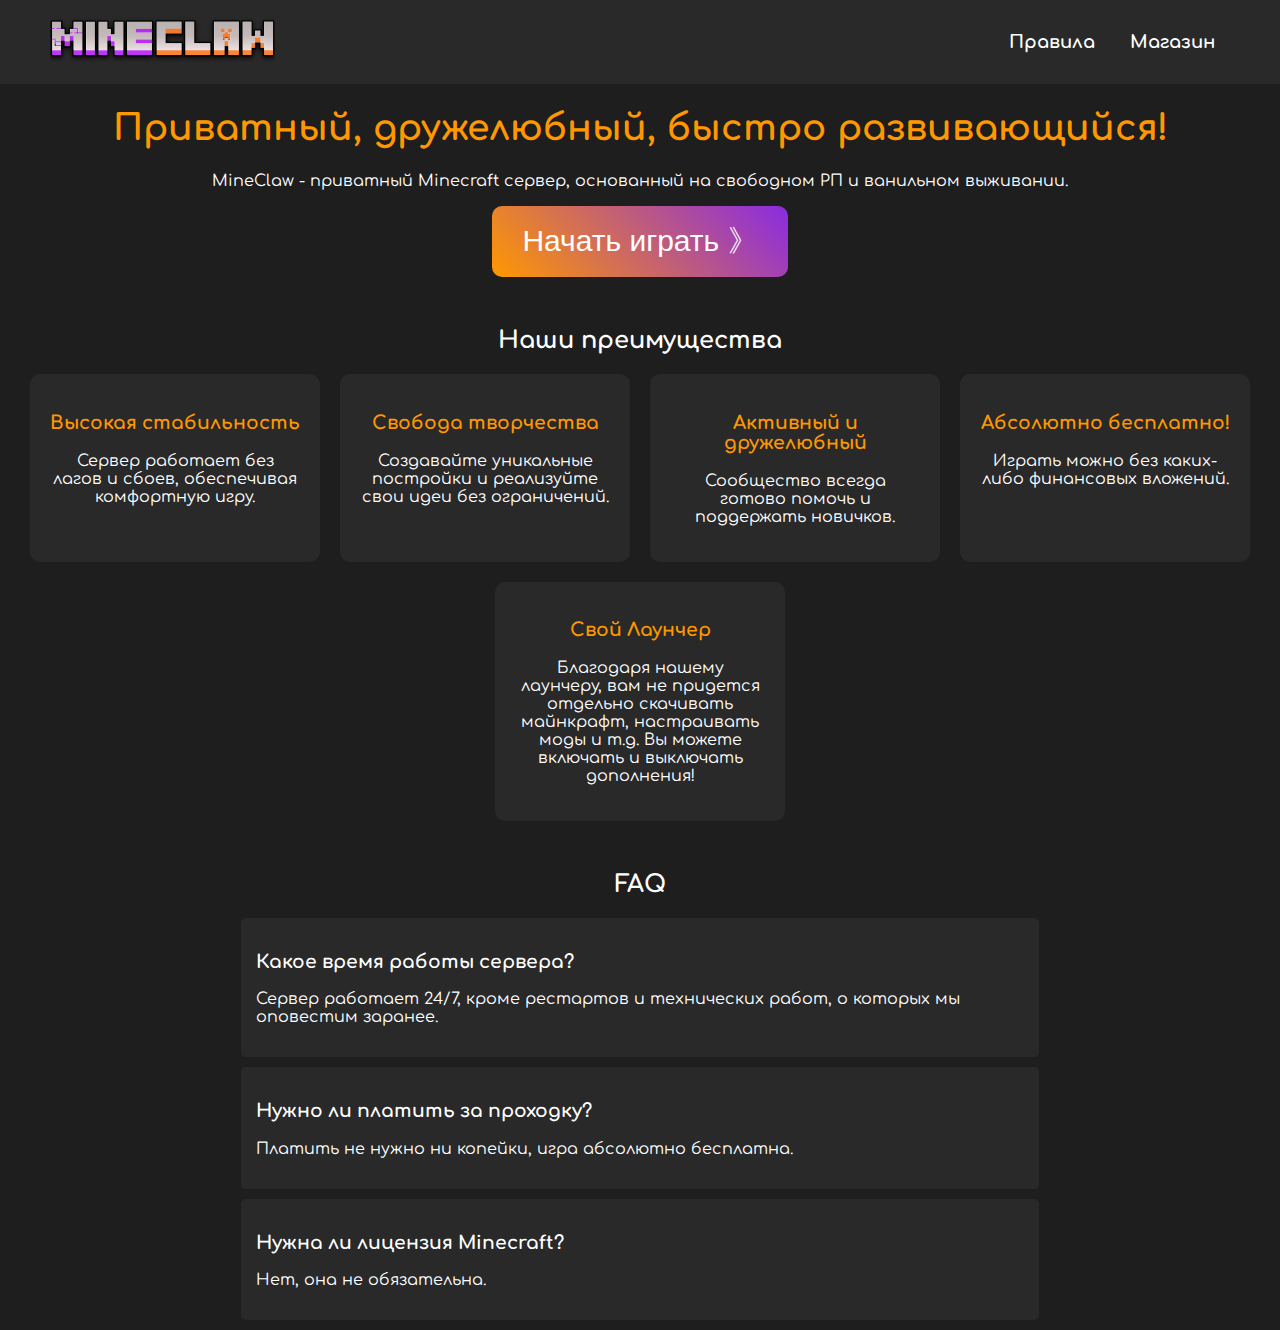
<file: index.html>
<!DOCTYPE html>
<html lang="ru">
<head>
    <meta charset="UTF-8">
    <meta name="viewport" content="width=device-width, initial-scale=1.0">
    <title>MineClaw - Приватный сервер Minecraft</title>
    <link rel="stylesheet" href="styles.css">
    <script defer src="script.js"></script>
</head>
<body>
    <header>
        <div class="logo"> <img src="logo.png" alt="MineClaw"> </div>
        <nav>
            <a href="rules.html">Правила</a>
            <a href="shop.html">Магазин</a>
        </nav>
    </header>
    
    <section class="hero">
        <h1>Приватный, дружелюбный, быстро развивающийся!</h1>
        <p>MineClaw - приватный Minecraft сервер, основанный на свободном РП и ванильном выживании.</p>
        <button class="play-button" onclick="window.location.href='https://discord.gg/t7BFU4cJ92';">Начать играть 》</button>
    </section>
    
    <section class="advantages">
        <h2>Наши преимущества</h2>
        <div class="advantage-list">
            <div class="advantage">
                <h3>Высокая стабильность</h3>
                <p>Сервер работает без лагов и сбоев, обеспечивая комфортную игру.</p>
            </div>
            <div class="advantage">
                <h3>Свобода творчества</h3>
                <p>Создавайте уникальные постройки и реализуйте свои идеи без ограничений.</p>
            </div>
            <div class="advantage">
                <h3>Активный и дружелюбный</h3>
                <p>Сообщество всегда готово помочь и поддержать новичков.</p>
            </div>
            <div class="advantage">
                <h3>Абсолютно бесплатно!</h3>
                <p>Играть можно без каких-либо финансовых вложений.</p>
            </div>
            <div class="advantage">
                <h3>Свой Лаунчер</h3>
                <p>Благодаря нашему лаунчеру, вам не придется отдельно скачивать майнкрафт, настраивать моды и т.д. Вы можете включать и выключать дополнения! </p>
            </div>
        </div>
    </section>
    
    <section class="faq">
        <h2>FAQ</h2>
        <div class="faq-item">
            <h3>Какое время работы сервера?</h3>
            <p>Сервер работает 24/7, кроме рестартов и технических работ, о которых мы оповестим заранее.</p>
        </div>
        <div class="faq-item">
            <h3>Нужно ли платить за проходку?</h3>
            <p>Платить не нужно ни копейки, игра абсолютно бесплатна.</p>
        </div>
        <div class="faq-item">
            <h3>Нужна ли лицензия Minecraft?</h3>
            <p>Нет, она не обязательна.</p>
        </div>
    </section>
</body>
</html>
</file>
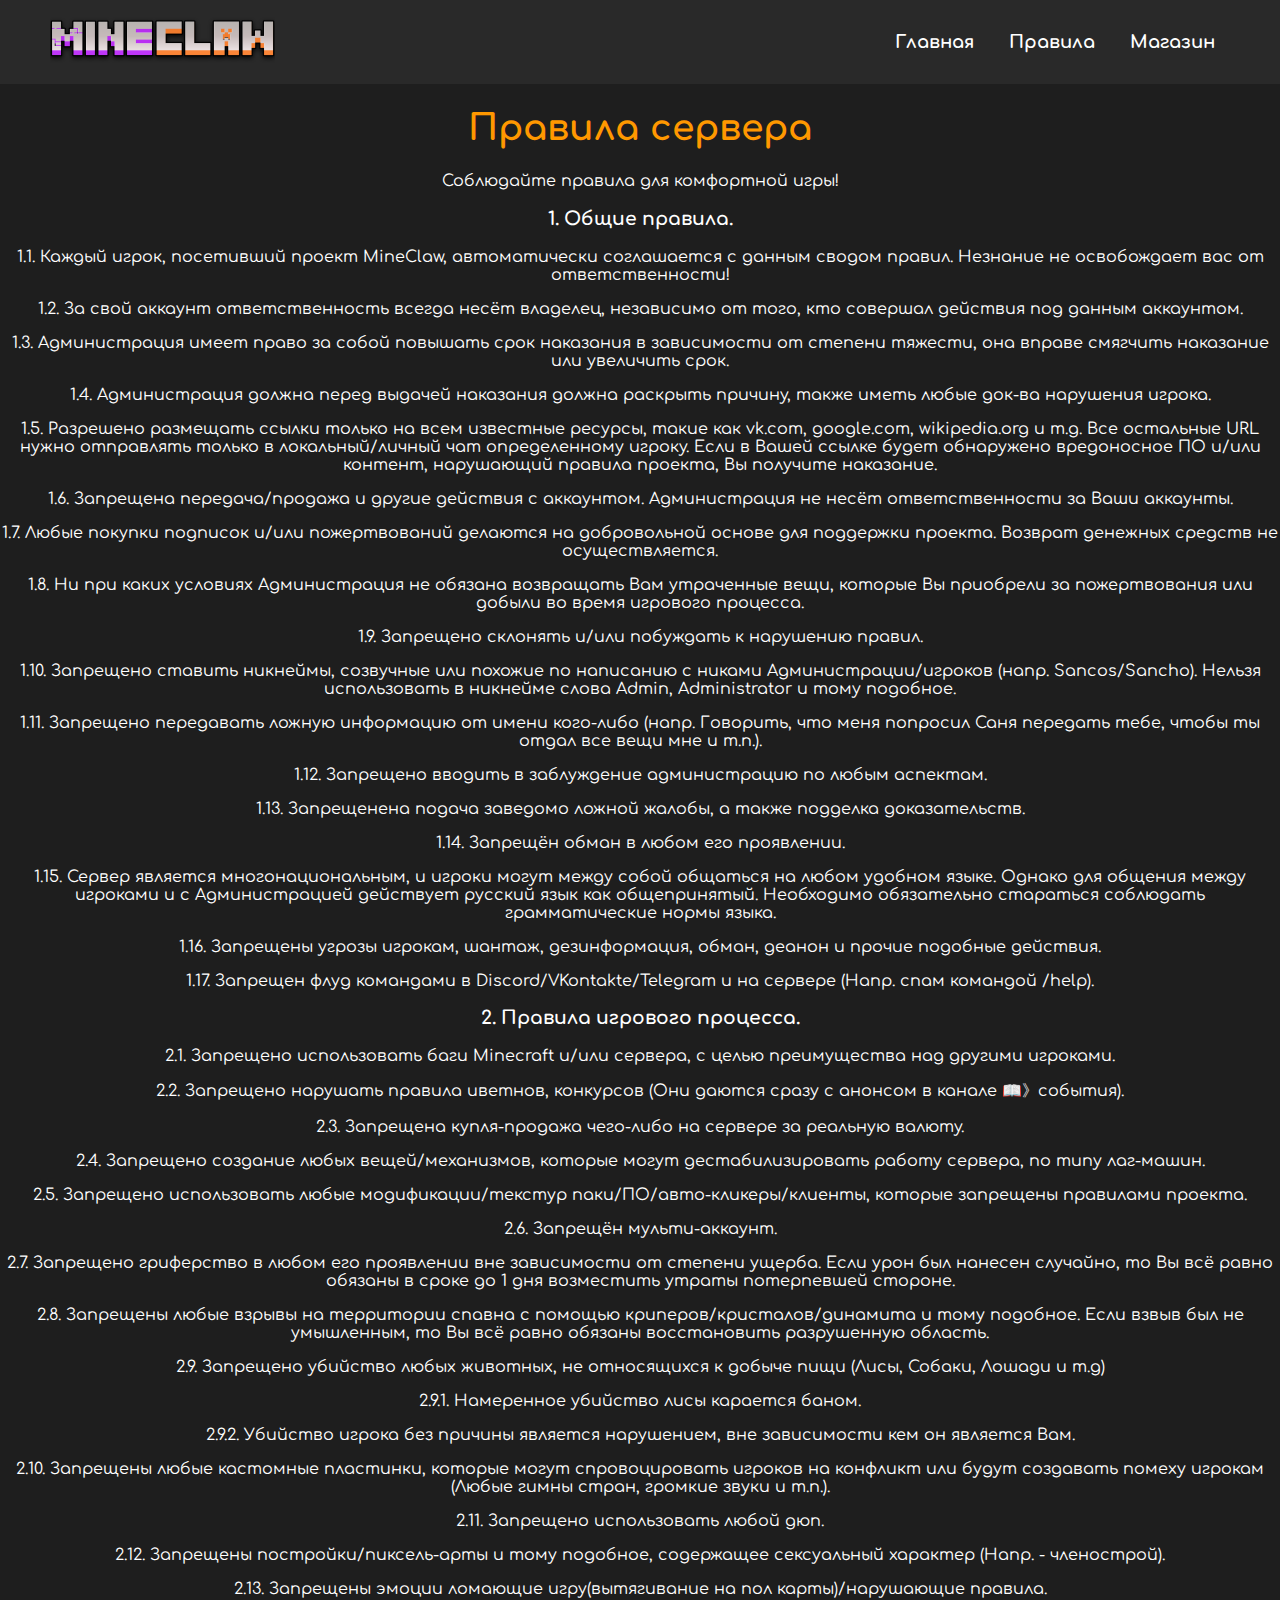
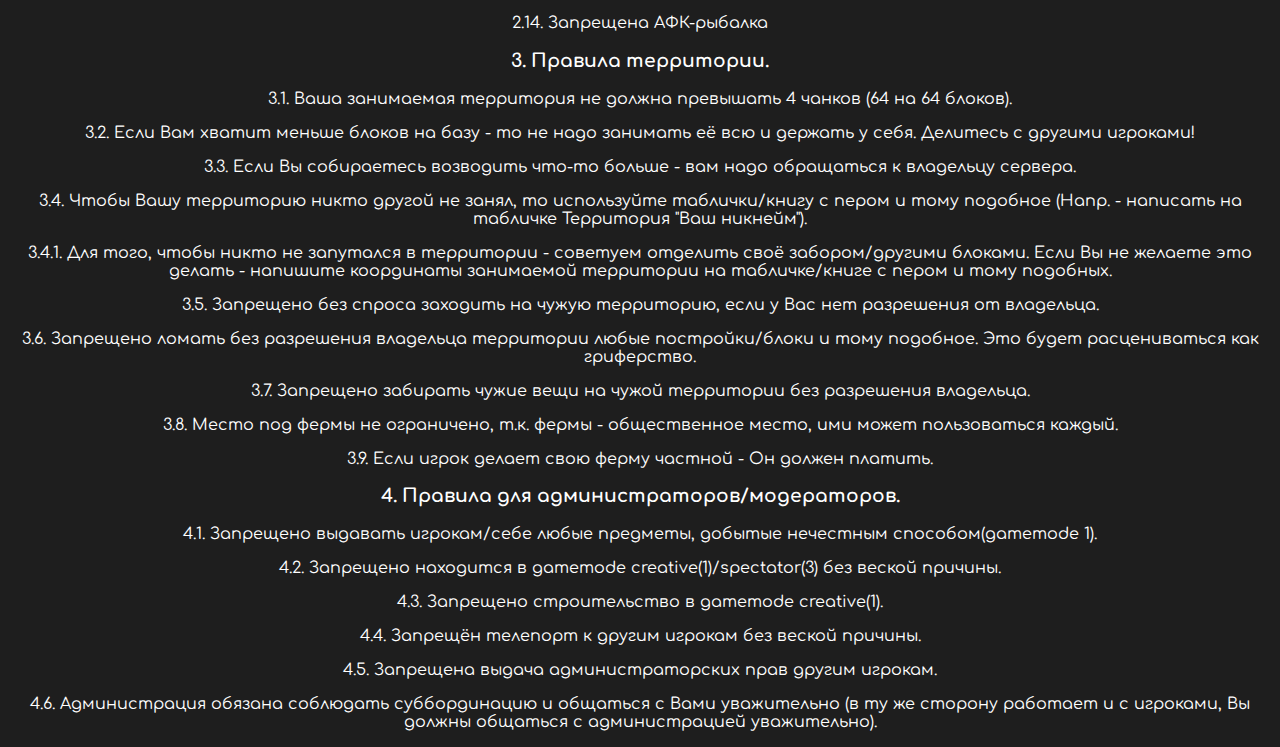
<file: rules.html>
<!DOCTYPE html>
<html lang="ru">
<head>
    <meta charset="UTF-8">
    <meta name="viewport" content="width=device-width, initial-scale=1.0">
    <title>Правила - MineClaw</title>
    <link rel="stylesheet" href="styles.css">
</head>
<body>
    <header>
        <div class="logo"> <img src="logo.png" alt="MineClaw"> </div>
        <nav>
            <a href="index.html">Главная</a>
            <a href="rules.html">Правила</a>
            <a href="shop.html">Магазин</a>
        </nav>
    </header>

    <section class="hero">
        <h1>Правила сервера</h1>
        <p>Соблюдайте правила для комфортной игры!</p>
    </section>

    <section class="rules">
        <div class="rule">
            <h3>1. Общие правила.</h3>
            <p>1.1. Каждый игрок, посетивший проект MineClaw, автоматически соглашается с данным сводом правил. Незнание не освобождает вас от ответственности!</p>
            <p>1.2. За свой аккаунт ответственность всегда несёт владелец, независимо от того, кто совершал действия под данным аккаунтом.</p>
            <p>1.3. Администрация имеет право за собой повышать срок наказания в зависимости от степени тяжести, она вправе смягчить наказание или увеличить срок.</p>
            <p>1.4. Администрация должна перед выдачей наказания должна раскрыть причину, также иметь любые док-ва нарушения игрока.</p>
            <p>1.5. Разрешено размещать ссылки только на всем известные ресурсы, такие как vk.com, google.com, wikipedia.org и т.д. Все остальные URL нужно отправлять только в локальный/личный чат определенному игроку. Если в Вашей ссылке будет обнаружено вредоносное ПО и/или контент, нарушающий правила проекта, Вы получите наказание.</p>
            <p>1.6. Запрещена передача/продажа и другие действия с аккаунтом. Администрация не несёт ответственности за Ваши аккаунты.</p>
            <p>1.7. Любые покупки подписок и/или пожертвований делаются на добровольной основе для поддержки проекта. Возврат денежных средств не осуществляется.</p>
            <p>1.8. Ни при каких условиях Администрация не обязана возвращать Вам утраченные вещи, которые Вы приобрели за пожертвования или добыли во время игрового процесса.</p>
            <p>1.9. Запрещено склонять и/или побуждать к нарушению правил.</p>
            <p>1.10. Запрещено ставить никнеймы, созвучные или похожие по написанию с никами Администрации/игроков (напр. Sancos/Sancho). Нельзя использовать в никнейме слова Admin, Administrator и тому подобное.</p>
            <p>1.11. Запрещено передавать ложную информацию от имени кого-либо (напр. Говорить, что меня попросил Саня передать тебе, чтобы ты отдал все вещи мне и т.п.).</p>
            <p>1.12. Запрещено вводить в заблуждение администрацию по любым аспектам.</p>
            <p>1.13. Запрещенена подача заведомо ложной жалобы, а также подделка доказательств.</p>
            <p>1.14. Запрещён обман в любом его проявлении.</p>
            <p>1.15. Сервер является многонациональным, и игроки могут между собой общаться на любом удобном языке. Однако для общения между игроками и с Администрацией действует русский язык как общепринятый. Необходимо обязательно стараться соблюдать грамматические нормы языка.</p>
            <p>1.16. Запрещены угрозы игрокам, шантаж, дезинформация, обман, деанон и прочие подобные действия.</p>
            <p>1.17. Запрещен флуд командами в Discord/VKontakte/Telegram и на сервере (Напр. спам командой /help).</p>
        </div>
        <div class="rule">
            <h3>2. Правила игрового процесса.</h3>
            <p>2.1. Запрещено использовать баги Minecraft и/или сервера, с целью преимущества над другими игроками.</p>
            <p>2.2. Запрещено нарушать правила иветнов, конкурсов (Они даются сразу с анонсом в канале ⁠📖》события).</p>
            <p>2.3. Запрещена купля-продажа чего-либо на сервере за реальную валюту.</p>
            <p>2.4. Запрещено создание любых вещей/механизмов, которые могут дестабилизировать работу сервера, по типу лаг-машин.</p>
            <p>2.5. Запрещено использовать любые модификации/текстур паки/ПО/авто-кликеры/клиенты, которые запрещены правилами проекта.</p>
            <p>2.6. Запрещён мульти-аккаунт.</p>
            <p>2.7. Запрещено гриферство в любом его проявлении вне зависимости от степени ущерба. Если урон был нанесен случайно, то Вы всё равно обязаны в сроке до 1 дня возместить утраты потерпевшей стороне.</p>
            <p>2.8. Запрещены любые взрывы на территории спавна с помощью криперов/кристалов/динамита и тому подобное. Если взвыв был не умышленным, то Вы всё равно обязаны восстановить разрушенную область.</p>
            <p>2.9. Запрещено убийство любых животных, не относящихся к добыче пищи (Лисы, Собаки, Лошади и т.д)</p>
            <p>2.9.1. Намеренное убийство лисы карается баном.</p>
            <p>2.9.2. Убийство игрока без причины является нарушением, вне зависимости кем он является Вам.</p>
            <p>2.10. Запрещены любые кастомные пластинки, которые могут спровоцировать игроков на конфликт или будут создавать помеху игрокам (Любые гимны стран, громкие звуки и т.п.).</p>
            <p>2.11. Запрещено использовать любой дюп.</p>
            <p>2.12. Запрещены постройки/пиксель-арты и тому подобное, содержащее сексуальный  характер (Напр. - членострой).</p>
            <p>2.13. Запрещены эмоции ломающие игру(вытягивание на пол карты)/нарушающие правила.</p>
            <p>2.14. Запрещена АФК-рыбалка </p>
        </div>
        <div class="rule">
            <h3>3. Правила территории.</h3>
            <p>3.1. Ваша занимаемая территория не должна превышать 4 чанков (64 на 64 блоков).</p>
            <p>3.2. Если Вам хватит 
меньше блоков на базу - то не надо занимать её всю и держать у себя. Делитесь с другими игроками!</p>
            <p>3.3. Если Вы собираетесь возводить что-то больше - вам надо обращаться к владельцу сервера.</p>
            <p>3.4. Чтобы Вашу территорию никто другой не занял, то используйте таблички/книгу с пером и тому подобное (Напр. - написать на табличке Территория "Ваш никнейм").</p>
            <p>3.4.1. Для того, чтобы никто не запутался в территории - советуем отделить своё забором/другими блоками. Если Вы не желаете это делать - напишите координаты занимаемой территории на табличке/книге с пером и тому подобных.</p>
            <p>3.5. Запрещено без спроса заходить на чужую территорию, если у Вас нет разрешения от владельца.</p>
            <p>3.6. Запрещено ломать без разрешения владельца территории любые постройки/блоки и тому подобное. Это будет расцениваться как гриферство.</p>
            <p>3.7. Запрещено забирать чужие вещи на чужой территории без разрешения владельца.</p>
            <p>3.8. Место под фермы не ограничено, т.к. фермы - общественное место, ими может пользоваться каждый.</p>
            <p>3.9. Если игрок делает свою ферму частной - Он должен платить.</p>
        </div>
        <div class="rule">
            <h3>4. Правила для администраторов/модераторов.</h3>
            <p>4.1. Запрещено выдавать игрокам/себе любые предметы, добытые нечестным способом(gamemode 1).</p>
            <p>4.2. Запрещено находится в gamemode creative(1)/spectator(3) без веской причины.</p>
            <p>4.3. Запрещено строительство в gamemode creative(1).</p>
            <p>4.4. Запрещён телепорт к другим игрокам без веской причины.</p>
            <p>4.5. Запрещена выдача администраторских прав другим игрокам.</p>
            <p>4.6. Администрация обязана соблюдать суббординацию и общаться с Вами уважительно (в ту же сторону работает и с игроками, Вы должны общаться с администрацией уважительно). </p>
        </div>
    </section>
</body>
</html>
</file>
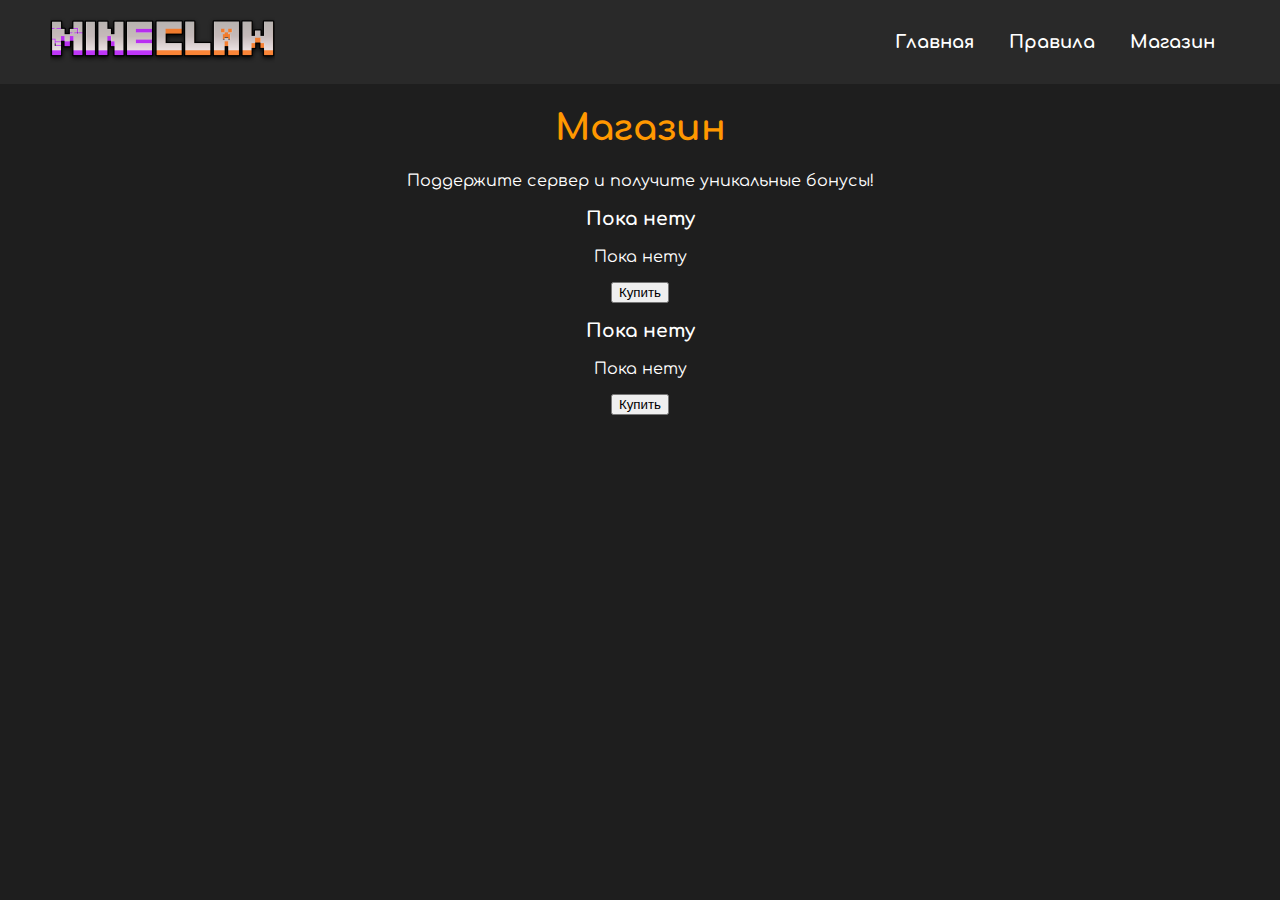
<file: shop.html>
<!DOCTYPE html>
<html lang="ru">
<head>
    <meta charset="UTF-8">
    <meta name="viewport" content="width=device-width, initial-scale=1.0">
    <title>Магазин - MineClaw</title>
    <link rel="stylesheet" href="styles.css">
</head>
<body>
    <header>
        <div class="logo"> <img src="logo.png" alt="MineClaw"> </div>
        <nav>
            <a href="index.html">Главная</a>
            <a href="rules.html">Правила</a>
            <a href="shop.html">Магазин</a>
        </nav>
    </header>

    <section class="hero">
        <h1>Магазин</h1>
        <p>Поддержите сервер и получите уникальные бонусы!</p>
    </section>

    <section class="shop-items">
        <div class="shop-item">
            <h3>Пока нету</h3>
            <p>Пока нету</p>
            <button class="buy-button">Купить </button>
        </div>
        <div class="shop-item">
            <h3>Пока нету</h3>
            <p>Пока нету</p>
            <button class="buy-button">Купить </button>
        </div>
    </section>
</body>
</html>
</file>
<file: styles.css>
@import url('https://fonts.googleapis.com/css2?family=Comfortaa:wght@300;400;700&display=swap');

:root {
    --primary-color: #ff9800;
    --secondary-color: #8a2be2;
    --background-color: #1e1e1e;
    --text-color: #ffffff;
    --card-bg: #292929;
}

body {
    font-family: 'Comfortaa', sans-serif;
    background-color: var(--background-color);
    color: var(--text-color);
    margin: 0;
    padding: 0;
    text-align: center;
}

header {
    display: flex;
    justify-content: space-between;
    align-items: center;
    padding: 15px 50px;
    background-color: var(--card-bg);
}

.logo img {
    height: 50px;
}

nav a {
    color: var(--text-color);
    text-decoration: none;
    margin: 0 15px;
    font-size: 18px;
    transition: 0.3s;
    font-weight: 700;
}

nav a:hover {
    color: var(--primary-color);
}

.hero h1 {
    font-size: 36px;
    color: var(--primary-color);
}

.play-button {
    background: linear-gradient(45deg, var(--primary-color), var(--secondary-color));
    border: none;
    padding: 15px 30px;
    font-size: 30px;
    color: #fff;
    cursor: pointer;
    border-radius: 10px;
    transition: 0.3s;
}

.play-button:hover {
    transform: scale(1.1);
    box-shadow: 0 0 10px var(--secondary-color);
}

.advantage, .faq-item {
    background: var(--card-bg);
    padding: 20px;
    border-radius: 10px;
    transition: 0.3s;
}

.advantage:hover, .faq-item:hover {
    transform: scale(1.05);
    box-shadow: 0 0 10px var(--primary-color);
}


/* Преимущества */
.advantages {
    margin-top: 50px;
}

.advantage-list {
    display: flex;
    justify-content: center;
    flex-wrap: wrap;
    gap: 20px;
}

.advantage {
    background: var(--card-bg);
    padding: 20px;
    border-radius: 10px;
    width: 250px;
    transition: 0.3s;
}

.advantage:hover {
    transform: scale(1.05);
    box-shadow: 0 0 10px var(--primary-color);
}

.advantage h3 {
    color: var(--primary-color);
}

/* FAQ */
.faq {
    margin-top: 50px;
}

.faq-item {
    background: var(--card-bg);
    padding: 15px;
    border-radius: 5px;
    margin: 10px auto;
    width: 60%;
    text-align: left;
    transition: 0.3s;
}

.faq-item:hover {
    box-shadow: 0 0 10px var(--secondary-color);
}
</file>
